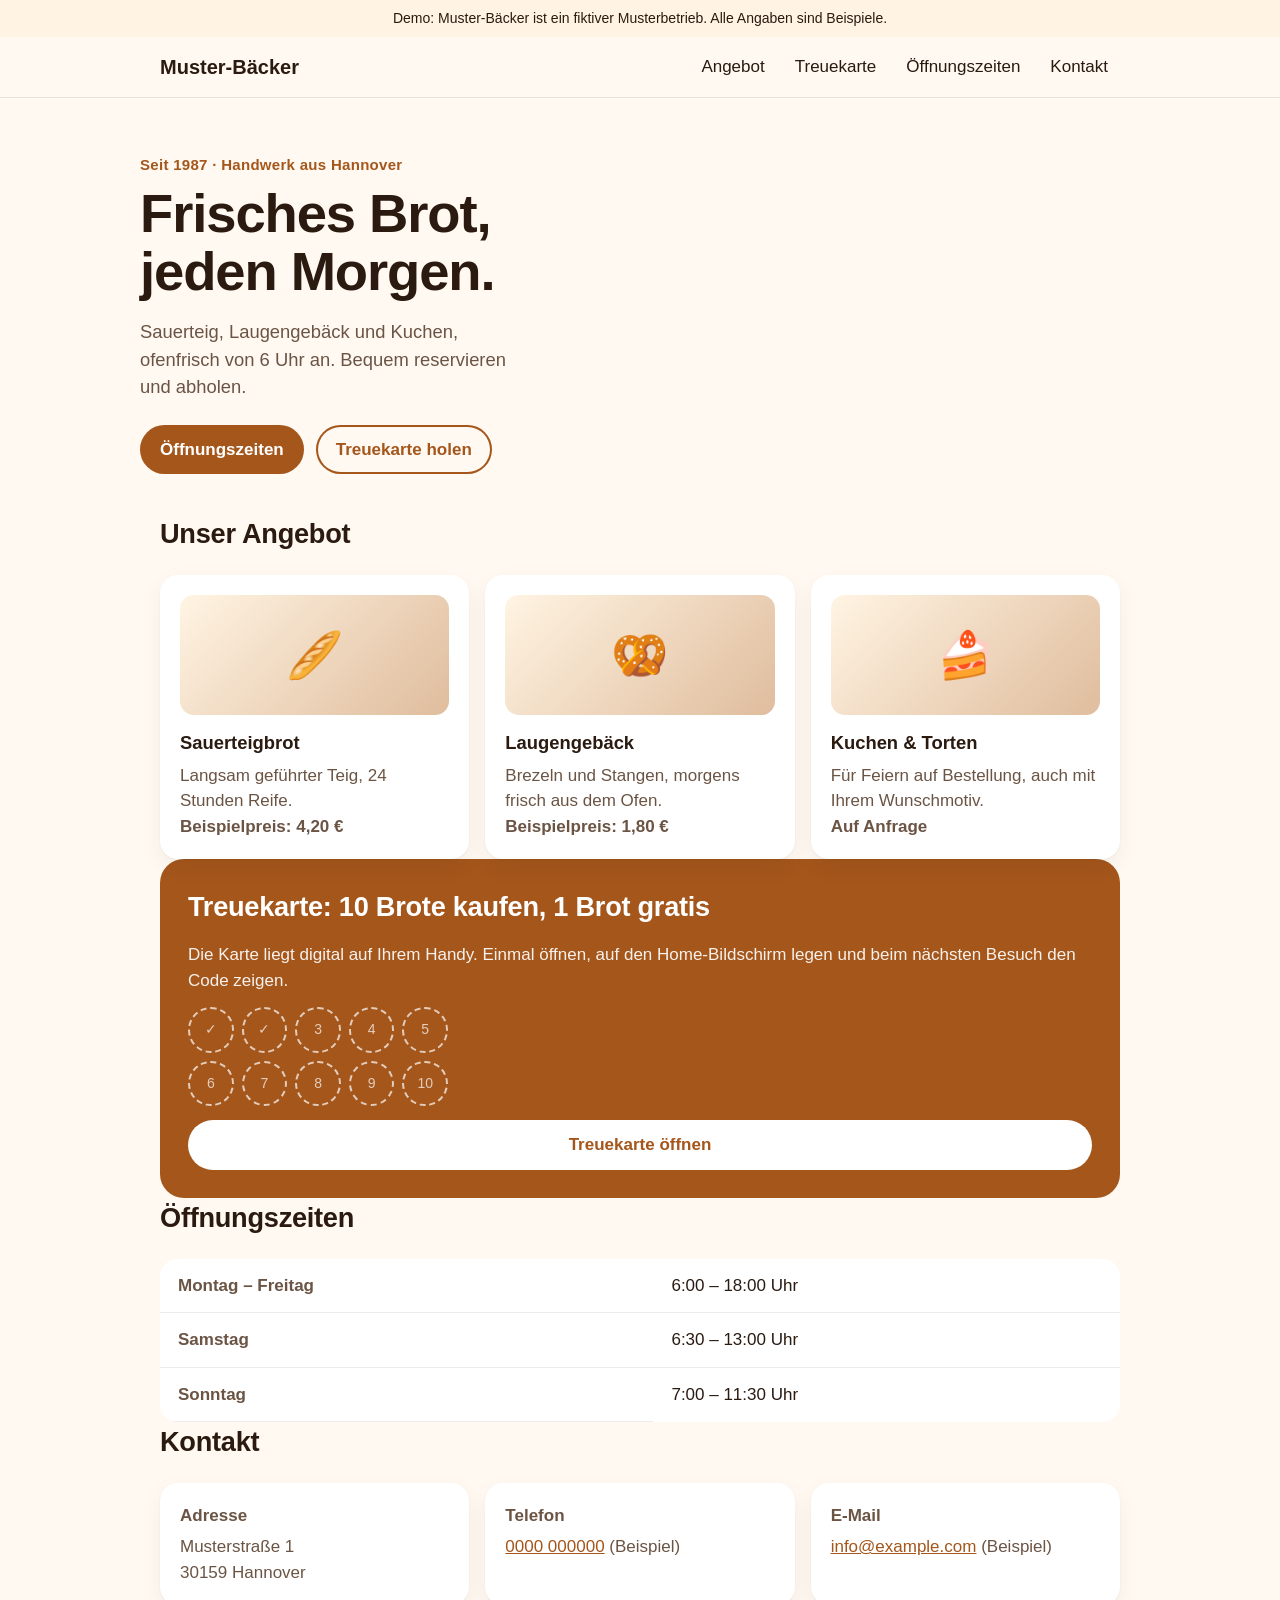
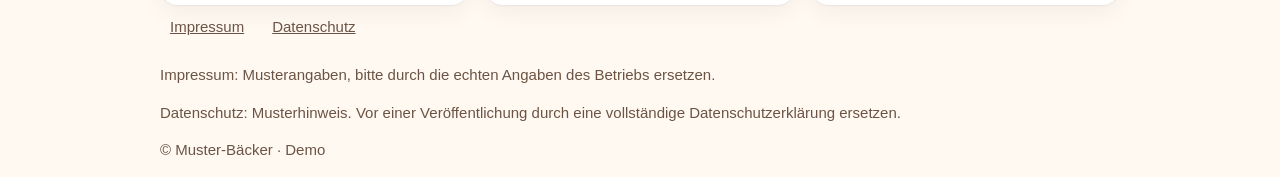
<file: muster-baeckerei/index.html>
<!doctype html>
<html lang="de">
<head>
  <meta charset="utf-8">
  <meta name="viewport" content="width=device-width, initial-scale=1, viewport-fit=cover">
  <title>Muster-Bäcker – Frisches Brot aus Hannover (Demo)</title>
  <meta name="description" content="Demo: Muster-Bäcker, fiktiver Musterbetrieb. Frisches Brot, Backwaren und Treuekarte.">
  <meta name="theme-color" content="#A4561B">
  <style>
    :root {
      --bg: #FFF9F2;
      --surface: #FFFFFF;
      --ink: #2A1A10;
      --muted: #6B5444;
      --brand: #A4561B;
      --brand-ink: #FFFFFF;
      --accent: #FFF4E3;
      --radius: 18px;
      --tap: 44px;
      --font: -apple-system, BlinkMacSystemFont, "SF Pro Text", "Segoe UI", Roboto, Helvetica, Arial, sans-serif;
    }
    @media (prefers-color-scheme: dark) {
      :root:not([data-theme="light"]) {
        --bg: #1B120C; --surface: #271B13; --ink: #F7EDE3; --muted: #C7B3A3;
        --brand: #E08A4B; --brand-ink: #1B120C; --accent: #33241A;
      }
    }
    :root[data-theme="dark"] {
      --bg: #1B120C; --surface: #271B13; --ink: #F7EDE3; --muted: #C7B3A3;
      --brand: #E08A4B; --brand-ink: #1B120C; --accent: #33241A;
    }
    * { box-sizing: border-box; }
    html { scroll-behavior: smooth; }
    body {
      margin: 0; background: var(--bg); color: var(--ink);
      font-family: var(--font); font-size: 17px; line-height: 1.5;
      -webkit-font-smoothing: antialiased;
    }
    a { color: var(--brand); }
    :focus-visible { outline: 3px solid var(--brand); outline-offset: 3px; border-radius: 8px; }
    .skip { position: absolute; left: -999px; }
    .skip:focus { left: 16px; top: 16px; background: var(--surface); padding: 12px; z-index: 10; }

    .demo-bar {
      background: var(--accent); color: var(--ink); text-align: center;
      font-size: 14px; padding: 8px 16px;
    }
    header.nav {
      position: sticky; top: 0; z-index: 5;
      background: color-mix(in srgb, var(--bg) 92%, transparent);
      backdrop-filter: saturate(180%) blur(12px);
      border-bottom: 1px solid color-mix(in srgb, var(--ink) 10%, transparent);
    }
    .wrap { max-width: 1000px; margin: 0 auto; padding: 0 20px; }
    .nav-inner { display: flex; align-items: center; justify-content: space-between; min-height: 60px; gap: 12px; }
    .brand { font-weight: 700; font-size: 20px; text-decoration: none; color: var(--ink); }
    .nav-links { display: flex; gap: 6px; flex-wrap: wrap; }
    .nav-links a {
      min-height: var(--tap); display: inline-flex; align-items: center; padding: 0 12px;
      color: var(--ink); text-decoration: none; border-radius: 10px;
    }
    .nav-links a:hover { background: var(--accent); }

    .hero { padding: 56px 0 40px; }
    .eyebrow { color: var(--brand); font-weight: 600; font-size: 15px; letter-spacing: .02em; margin: 0 0 8px; }
    h1 { font-size: clamp(2.1rem, 6vw, 3.4rem); line-height: 1.08; letter-spacing: -.02em; margin: 0 0 16px; }
    .lead { color: var(--muted); font-size: 1.15rem; max-width: 36ch; margin: 0 0 24px; }
    .actions { display: flex; gap: 12px; flex-wrap: wrap; }
    .btn {
      min-height: var(--tap); padding: 12px 20px; border-radius: 999px; font: inherit; font-weight: 600;
      text-decoration: none; display: inline-flex; align-items: center; justify-content: center; border: 0; cursor: pointer;
      background: var(--brand); color: var(--brand-ink);
    }
    .btn.secondary { background: transparent; color: var(--brand); box-shadow: inset 0 0 0 2px var(--brand); }

    section { padding: 40px 0; }
    h2 { font-size: 1.7rem; letter-spacing: -.01em; margin: 0 0 20px; }
    .grid { display: grid; grid-template-columns: repeat(auto-fit, minmax(230px, 1fr)); gap: 16px; }
    .card {
      background: var(--surface); border-radius: var(--radius); padding: 20px;
      box-shadow: 0 1px 2px rgba(0,0,0,.05), 0 8px 24px rgba(0,0,0,.05);
    }
    .art {
      height: 120px; border-radius: 14px; margin-bottom: 14px;
      background: linear-gradient(135deg, var(--accent), color-mix(in srgb, var(--brand) 35%, var(--accent)));
      display: flex; align-items: center; justify-content: center; font-size: 46px;
    }
    .card h3 { margin: 0 0 6px; font-size: 1.15rem; }
    .card p { margin: 0; color: var(--muted); }
    .price { margin-top: 10px; font-weight: 600; color: var(--ink); }

    .loyalty {
      background: var(--brand); color: var(--brand-ink); border-radius: 24px; padding: 28px;
      display: grid; gap: 14px;
    }
    .loyalty h2 { margin: 0; color: inherit; }
    .loyalty p { margin: 0; opacity: .92; }
    .loyalty .btn { background: var(--brand-ink); color: var(--brand); align-self: start; }
    .dots { display: grid; grid-template-columns: repeat(5, 1fr); gap: 8px; max-width: 260px; }
    .dots span {
      aspect-ratio: 1; border-radius: 50%; border: 2px dashed currentColor; opacity: .7;
      display: flex; align-items: center; justify-content: center; font-size: 14px;
    }

    table { width: 100%; border-collapse: collapse; background: var(--surface); border-radius: var(--radius); overflow: hidden; }
    td, th { padding: 14px 18px; text-align: left; border-bottom: 1px solid color-mix(in srgb, var(--ink) 8%, transparent); }
    th { font-weight: 600; color: var(--muted); }
    tr:last-child td { border-bottom: 0; }

    .contact { display: grid; gap: 16px; grid-template-columns: repeat(auto-fit, minmax(240px, 1fr)); }
    .contact .card p + p { margin-top: 6px; }

    footer { padding: 32px 0 48px; color: var(--muted); font-size: 15px; }
    footer nav { display: flex; gap: 8px; flex-wrap: wrap; margin-bottom: 12px; }
    footer nav a { min-height: var(--tap); display: inline-flex; align-items: center; padding: 0 10px; color: var(--muted); }

    @media (prefers-reduced-motion: reduce) {
      html { scroll-behavior: auto; }
      * { transition: none !important; animation: none !important; }
    }
    @media (max-width: 560px) {
      .nav-links a { padding: 0 8px; }
      .hero { padding-top: 36px; }
    }
  </style>
</head>
<body>
  <a class="skip" href="#inhalt">Zum Inhalt springen</a>

  <div class="demo-bar" role="note">Demo: Muster-Bäcker ist ein fiktiver Musterbetrieb. Alle Angaben sind Beispiele.</div>

  <header class="nav">
    <div class="wrap nav-inner">
      <a class="brand" href="#top">Muster-Bäcker</a>
      <nav class="nav-links" aria-label="Hauptnavigation">
        <a href="#angebot">Angebot</a>
        <a href="#treue">Treuekarte</a>
        <a href="#zeiten">Öffnungszeiten</a>
        <a href="#kontakt">Kontakt</a>
      </nav>
    </div>
  </header>

  <main id="inhalt">
    <div id="top" class="wrap hero">
      <p class="eyebrow">Seit 1987 · Handwerk aus Hannover</p>
      <h1>Frisches Brot,<br>jeden Morgen.</h1>
      <p class="lead">Sauerteig, Laugengebäck und Kuchen, ofenfrisch von 6 Uhr an. Bequem reservieren und abholen.</p>
      <div class="actions">
        <a class="btn" href="#zeiten">Öffnungszeiten</a>
        <a class="btn secondary" href="#treue">Treuekarte holen</a>
      </div>
    </div>

    <section id="angebot" class="wrap" aria-labelledby="angebot-h">
      <h2 id="angebot-h">Unser Angebot</h2>
      <div class="grid">
        <article class="card">
          <div class="art" aria-hidden="true">🥖</div>
          <h3>Sauerteigbrot</h3>
          <p>Langsam geführter Teig, 24 Stunden Reife.</p>
          <p class="price">Beispielpreis: 4,20 €</p>
        </article>
        <article class="card">
          <div class="art" aria-hidden="true">🥨</div>
          <h3>Laugengebäck</h3>
          <p>Brezeln und Stangen, morgens frisch aus dem Ofen.</p>
          <p class="price">Beispielpreis: 1,80 €</p>
        </article>
        <article class="card">
          <div class="art" aria-hidden="true">🍰</div>
          <h3>Kuchen &amp; Torten</h3>
          <p>Für Feiern auf Bestellung, auch mit Ihrem Wunschmotiv.</p>
          <p class="price">Auf Anfrage</p>
        </article>
      </div>
    </section>

    <section id="treue" class="wrap" aria-labelledby="treue-h">
      <div class="loyalty">
        <h2 id="treue-h">Treuekarte: 10 Brote kaufen, 1 Brot gratis</h2>
        <p>Die Karte liegt digital auf Ihrem Handy. Einmal öffnen, auf den Home-Bildschirm legen und beim nächsten Besuch den Code zeigen.</p>
        <div class="dots" aria-hidden="true">
          <span>✓</span><span>✓</span><span>3</span><span>4</span><span>5</span>
          <span>6</span><span>7</span><span>8</span><span>9</span><span>10</span>
        </div>
        <a class="btn" href="karte/">Treuekarte öffnen</a>
      </div>
    </section>

    <section id="zeiten" class="wrap" aria-labelledby="zeiten-h">
      <h2 id="zeiten-h">Öffnungszeiten</h2>
      <table>
        <tbody>
          <tr><th scope="row">Montag – Freitag</th><td>6:00 – 18:00 Uhr</td></tr>
          <tr><th scope="row">Samstag</th><td>6:30 – 13:00 Uhr</td></tr>
          <tr><th scope="row">Sonntag</th><td>7:00 – 11:30 Uhr</td></tr>
        </tbody>
      </table>
    </section>

    <section id="kontakt" class="wrap" aria-labelledby="kontakt-h">
      <h2 id="kontakt-h">Kontakt</h2>
      <div class="contact">
        <div class="card">
          <p><strong>Adresse</strong></p>
          <p>Musterstraße 1<br>30159 Hannover</p>
        </div>
        <div class="card">
          <p><strong>Telefon</strong></p>
          <p><a href="tel:+490000000000">0000 000000</a> (Beispiel)</p>
        </div>
        <div class="card">
          <p><strong>E-Mail</strong></p>
          <p><a href="mailto:info@example.com">info@example.com</a> (Beispiel)</p>
        </div>
      </div>
    </section>
  </main>

  <footer class="wrap">
    <nav aria-label="Rechtliches">
      <a href="#impressum">Impressum</a>
      <a href="#datenschutz">Datenschutz</a>
    </nav>
    <p id="impressum">Impressum: Musterangaben, bitte durch die echten Angaben des Betriebs ersetzen.</p>
    <p id="datenschutz">Datenschutz: Musterhinweis. Vor einer Veröffentlichung durch eine vollständige Datenschutzerklärung ersetzen.</p>
    <p>© Muster-Bäcker · Demo</p>
  </footer>
</body>
</html>
</file>
